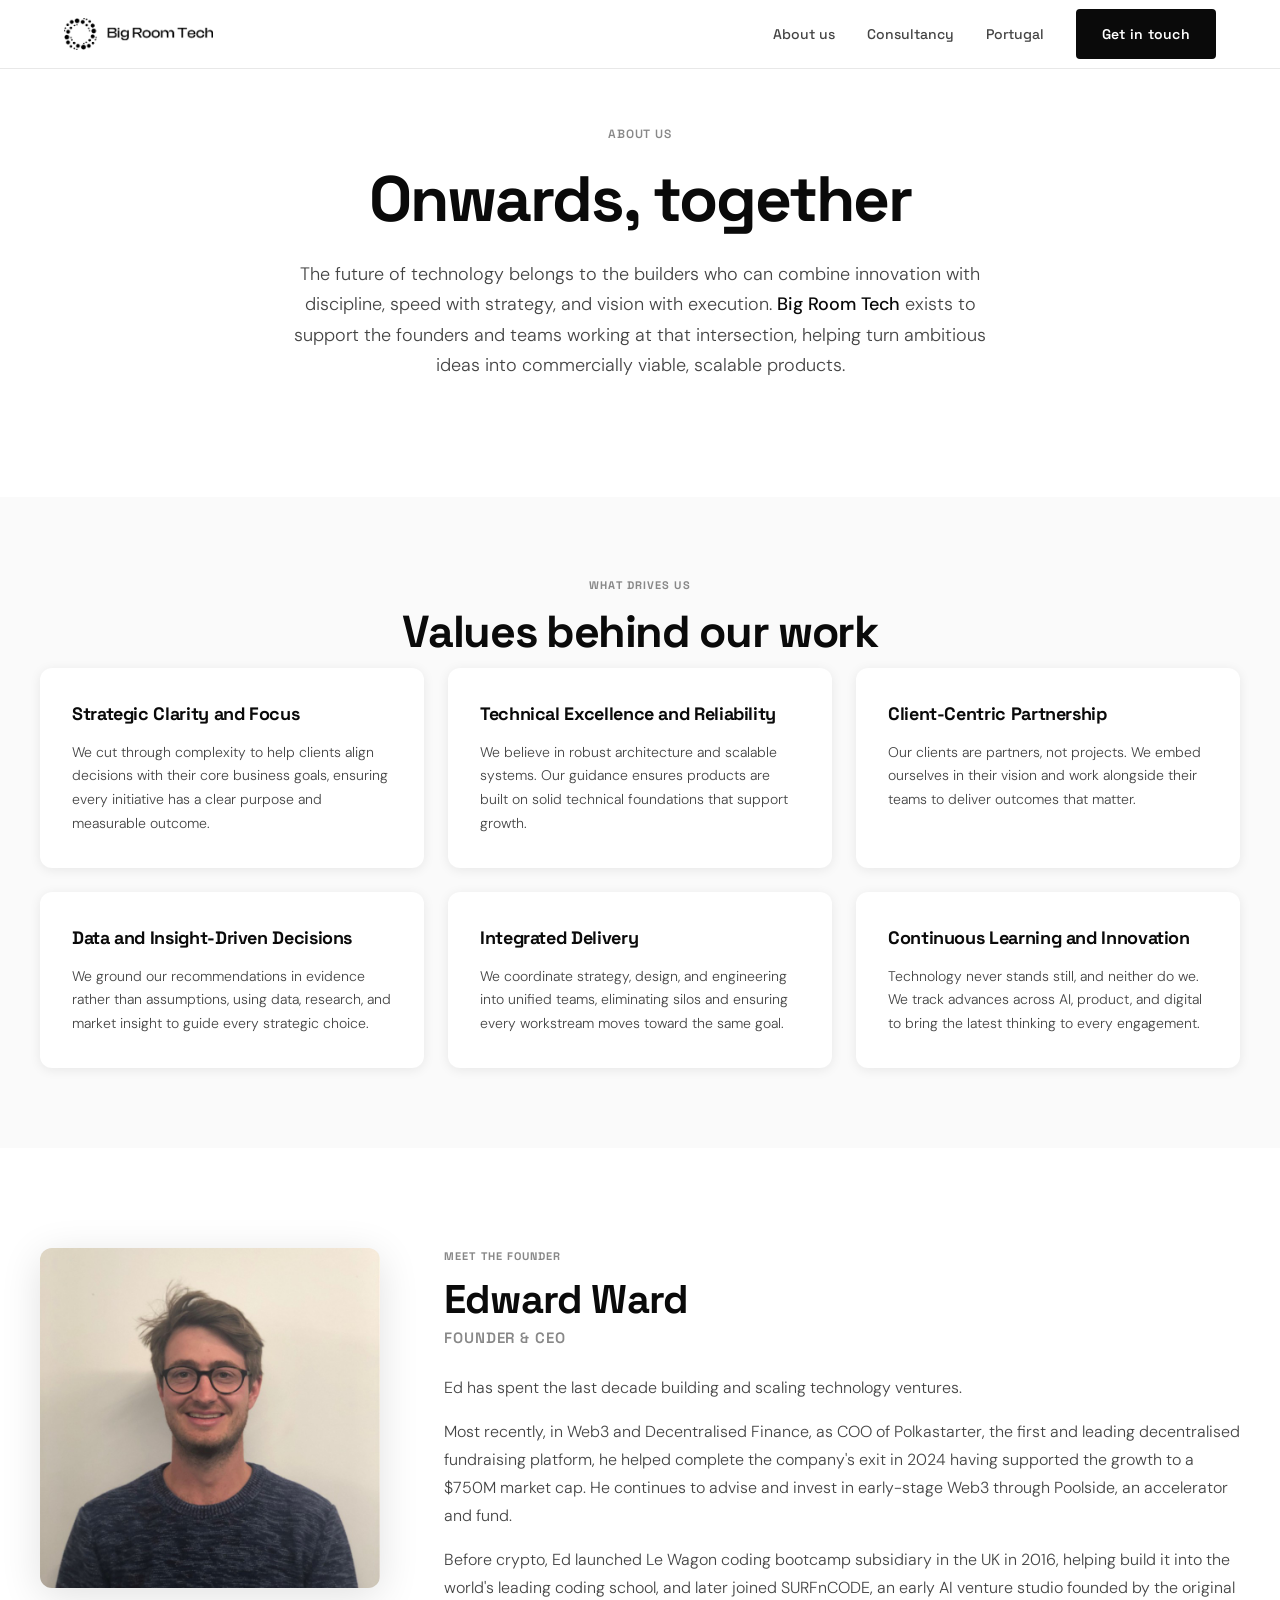
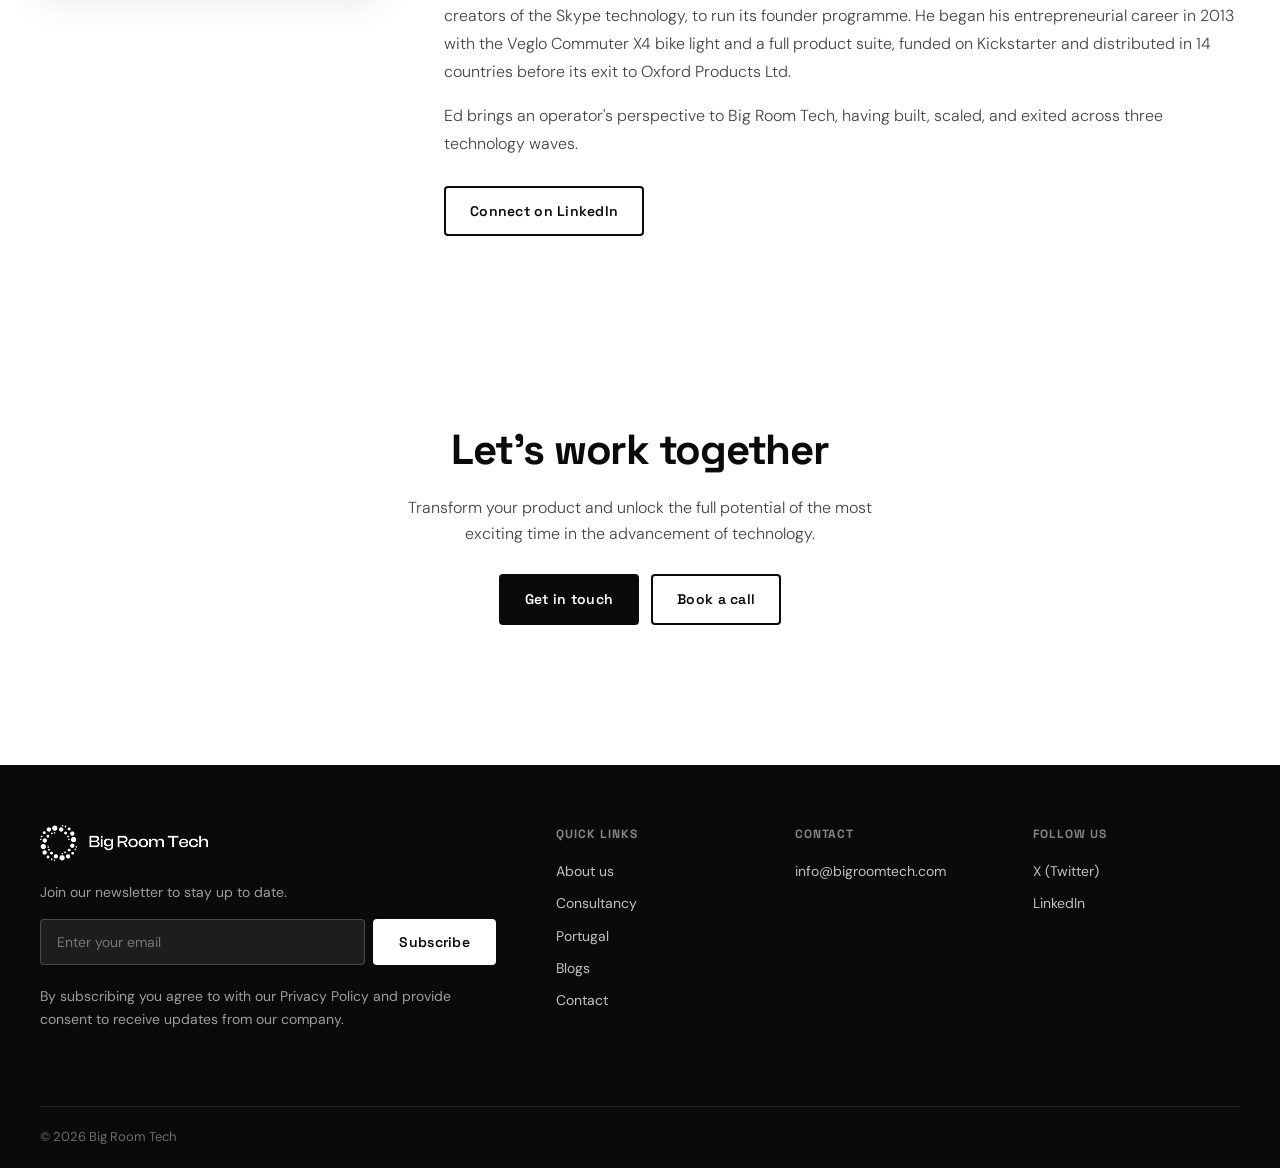
<file: about.html>
<!DOCTYPE html>
<html lang="en">
<head>
  <meta charset="UTF-8" />
  <meta name="viewport" content="width=device-width, initial-scale=1.0" />
  
  <link rel="icon" type="image/png" href="/images/logo-black.png">
  <link rel="apple-touch-icon" href="/images/apple-touch-icon.png">
<title>About Us | Big Room Tech</title>
  <link rel="preconnect" href="https://fonts.googleapis.com">
  <link rel="preconnect" href="https://fonts.gstatic.com" crossorigin>
  <link href="https://fonts.googleapis.com/css2?family=Space+Grotesk:wght@400;500;600;700&family=DM+Sans:ital,opsz,wght@0,9..40,300;0,9..40,400;0,9..40,500;1,9..40,300&display=swap" rel="stylesheet">
  <link rel="stylesheet" href="css/style.css" />
</head>
<body>

  <nav class="nav" id="nav">
    <div class="nav-inner">
      <a href="index.html" class="nav-logo"><img src="/images/full-logo-black.png" alt="Big Room Tech"></a>
      <div class="nav-links">
        <a href="about.html">About us</a>
        <a href="/consultancy">Consultancy</a>
        <a href="/portugal">Portugal</a>
        <a href="contact.html" class="btn btn-primary">Get in touch</a>
      </div>
      <button class="nav-toggle" id="navToggle"><span></span><span></span><span></span></button>
    </div>
    <div class="nav-mobile" id="navMobile">
      <a href="about.html">About us</a>
      <a href="/consultancy">Consultancy</a>
      <a href="/portugal">Portugal</a>
      <a href="contact.html">Get in touch</a>
    </div>
  </nav>

  <section class="hero">
    <div class="hero-tag">About us</div>
    <h1 class="hero-headline">Onwards, together</h1>
    <p class="hero-sub">The future of technology belongs to the builders who can combine innovation with discipline, speed with strategy, and vision with execution. <strong>Big Room Tech</strong> exists to support the founders and teams working at that intersection, helping turn ambitious ideas into commercially viable, scalable products.</p>
  </section>

  <section class="values-section">
    <div class="values-inner">
      <div class="section-label">What drives us</div>
      <h2 class="section-title">Values behind our work</h2>
      <div class="values-grid">
        <div class="value-card">
          <h3>Strategic Clarity and Focus</h3>
          <p>We cut through complexity to help clients align decisions with their core business goals, ensuring every initiative has a clear purpose and measurable outcome.</p>
        </div>
        <div class="value-card">
          <h3>Technical Excellence and Reliability</h3>
          <p>We believe in robust architecture and scalable systems. Our guidance ensures products are built on solid technical foundations that support growth.</p>
        </div>
        <div class="value-card">
          <h3>Client-Centric Partnership</h3>
          <p>Our clients are partners, not projects. We embed ourselves in their vision and work alongside their teams to deliver outcomes that matter.</p>
        </div>
        <div class="value-card">
          <h3>Data and Insight-Driven Decisions</h3>
          <p>We ground our recommendations in evidence rather than assumptions, using data, research, and market insight to guide every strategic choice.</p>
        </div>
        <div class="value-card">
          <h3>Integrated Delivery</h3>
          <p>We coordinate strategy, design, and engineering into unified teams, eliminating silos and ensuring every workstream moves toward the same goal.</p>
        </div>
        <div class="value-card">
          <h3>Continuous Learning and Innovation</h3>
          <p>Technology never stands still, and neither do we. We track advances across AI, product, and digital to bring the latest thinking to every engagement.</p>
        </div>
      </div>
    </div>
  </section>

  <section class="founder-section">
    <div class="founder-inner">
      <div class="founder-photo">
        <img src="/images/edward-ward.jpeg" alt="Edward Ward, Founder & CEO of Big Room Tech" />
      </div>
      <div class="founder-content">
        <div class="section-label">Meet the founder</div>
        <h2 class="founder-name">Edward Ward</h2>
        <p class="founder-title">Founder &amp; CEO</p>
        <div class="founder-bio">
          <p>Ed has spent the last decade building and scaling technology ventures.</p>
          <p>Most recently, in Web3 and Decentralised Finance, as COO of Polkastarter, the first and leading decentralised fundraising platform, he helped complete the company's exit in 2024 having supported the growth to a $750M market cap. He continues to advise and invest in early-stage Web3 through Poolside, an accelerator and fund.</p>
          <p>Before crypto, Ed launched Le Wagon coding bootcamp subsidiary in the UK in 2016, helping build it into the world's leading coding school, and later joined SURFnCODE, an early AI venture studio founded by the original creators of the Skype technology, to run its founder programme. He began his entrepreneurial career in 2013 with the Veglo Commuter X4 bike light and a full product suite, funded on Kickstarter and distributed in 14 countries before its exit to Oxford Products Ltd.</p>
          <p>Ed brings an operator's perspective to Big Room Tech, having built, scaled, and exited across three technology waves.</p>
        </div>
        <a href="https://www.linkedin.com/in/ed-ward-ward/" target="_blank" rel="noopener" class="btn btn-outline founder-cta">Connect on LinkedIn</a>
      </div>
    </div>
  </section>

  <div class="about-cta">
    <h2>Let's work together</h2>
    <p>Transform your product and unlock the full potential of the most exciting time in the advancement of technology.</p>
    <div class="hero-ctas">
      <a href="contact.html" class="btn btn-primary">Get in touch</a>
      <a href="contact.html" class="btn btn-outline">Book a call</a>
    </div>
  </div>

  <footer class="footer">
    <div class="footer-inner">
      <div class="footer-brand">
        <a href="index.html" class="nav-logo"><img src="/images/full-logo-white.png" alt="Big Room Tech"></a>
        <p>Join our newsletter to stay up to date.</p>
        <form class="newsletter-form" name="newsletter" method="POST" data-netlify="true">
          <input type="hidden" name="form-name" value="newsletter" />
          <input type="email" name="email" placeholder="Enter your email" required />
          <button type="submit" class="btn btn-primary">Subscribe</button>
        </form>
        <p class="footer-legal">By subscribing you agree to with our Privacy Policy and provide consent to receive updates from our company.</p>
      </div>
      <div class="footer-cols">
        <div class="footer-col">
          <h4>Quick Links</h4>
          <a href="about.html">About us</a>
          <a href="/consultancy">Consultancy</a>
          <a href="/portugal">Portugal</a>
          <a href="blogs.html">Blogs</a>
          <a href="contact.html">Contact</a>
        </div>
        <div class="footer-col">
          <h4>Contact</h4>
          <a href="mailto:info@bigroomtech.com">info@bigroomtech.com</a>
        </div>
        <div class="footer-col">
          <h4>Follow us</h4>
          <a href="https://twitter.com/home" target="_blank">X (Twitter)</a>
          <a href="https://www.linkedin.com/company/big-room-tech/" target="_blank">LinkedIn</a>
        </div>
      </div>
    </div>
    <div class="footer-bottom"><p>© 2026 Big Room Tech</p></div>
  </footer>

  <script src="js/main.js"></script>
</body>
</html>
</file>
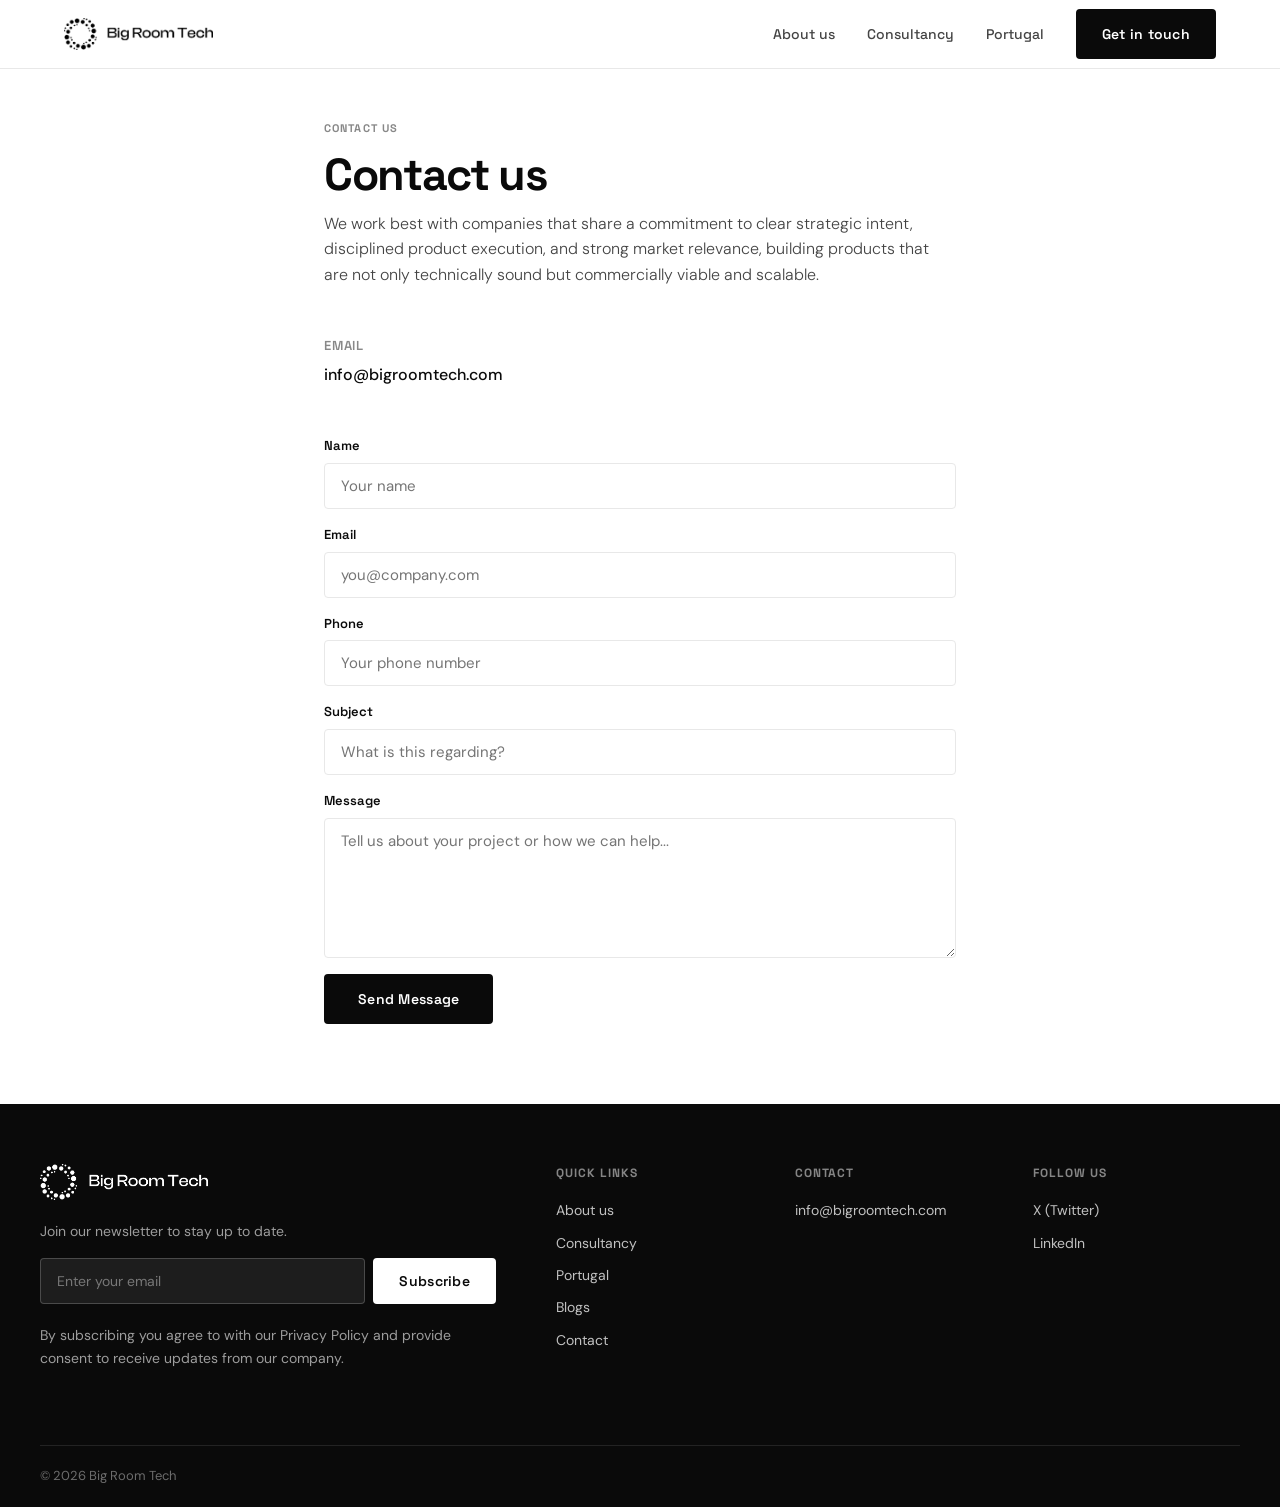
<file: contact.html>
<!DOCTYPE html>
<html lang="en">
<head>
  <meta charset="UTF-8" />
  <meta name="viewport" content="width=device-width, initial-scale=1.0" />
  
  <link rel="icon" type="image/png" href="/images/logo-black.png">
  <link rel="apple-touch-icon" href="/images/apple-touch-icon.png">
<title>Contact | Big Room Tech</title>
  <link rel="preconnect" href="https://fonts.googleapis.com">
  <link rel="preconnect" href="https://fonts.gstatic.com" crossorigin>
  <link href="https://fonts.googleapis.com/css2?family=Space+Grotesk:wght@400;500;600;700&family=DM+Sans:ital,opsz,wght@0,9..40,300;0,9..40,400;0,9..40,500;1,9..40,300&display=swap" rel="stylesheet">
  <link rel="stylesheet" href="css/style.css" />
</head>
<body>

  <nav class="nav" id="nav">
    <div class="nav-inner">
      <a href="index.html" class="nav-logo"><img src="/images/full-logo-black.png" alt="Big Room Tech"></a>
      <div class="nav-links">
        <a href="about.html">About us</a>
        <a href="/consultancy">Consultancy</a>
        <a href="/portugal">Portugal</a>
        <a href="contact.html" class="btn btn-primary">Get in touch</a>
      </div>
      <button class="nav-toggle" id="navToggle"><span></span><span></span><span></span></button>
    </div>
    <div class="nav-mobile" id="navMobile">
      <a href="about.html">About us</a>
      <a href="/consultancy">Consultancy</a>
      <a href="/portugal">Portugal</a>
      <a href="contact.html">Get in touch</a>
    </div>
  </nav>

  <section class="contact-section">
    <div class="section-label">Contact us</div>
    <h1 class="section-title">Contact us</h1>
    <p class="section-sub" style="max-width:680px;">We work best with companies that share a commitment to clear strategic intent, disciplined product execution, and strong market relevance, building products that are not only technically sound but commercially viable and scalable.</p>

    <div style="display:flex; gap:40px; margin-bottom:48px; flex-wrap:wrap;">
      <div>
        <p style="font-size:13px; font-weight:600; font-family:var(--font-display); text-transform:uppercase; letter-spacing:0.06em; color:var(--gray-500); margin-bottom:6px;">Email</p>
        <a href="mailto:info@bigroomtech.com" style="font-size:16px; font-weight:500;">info@bigroomtech.com</a>
      </div>
    </div>

    <form class="contact-form" id="contactForm" name="contact" method="POST" data-netlify="true">
      <input type="hidden" name="form-name" value="contact" />
      <div class="form-group">
        <label for="name">Name</label>
        <input type="text" id="name" name="name" required placeholder="Your name" />
      </div>
      <div class="form-group">
        <label for="email">Email</label>
        <input type="email" id="email" name="email" required placeholder="you@company.com" />
      </div>
      <div class="form-group">
        <label for="phone">Phone</label>
        <input type="tel" id="phone" name="phone" placeholder="Your phone number" />
      </div>
      <div class="form-group">
        <label for="subject">Subject</label>
        <input type="text" id="subject" name="subject" placeholder="What is this regarding?" />
      </div>
      <div class="form-group">
        <label for="message">Message</label>
        <textarea id="message" name="message" required placeholder="Tell us about your project or how we can help..."></textarea>
      </div>
      <button type="submit" class="btn btn-primary" style="align-self:flex-start; padding:14px 32px;">Send Message</button>
    </form>
  </section>

  <footer class="footer">
    <div class="footer-inner">
      <div class="footer-brand">
        <a href="index.html" class="nav-logo"><img src="/images/full-logo-white.png" alt="Big Room Tech"></a>
        <p>Join our newsletter to stay up to date.</p>
        <form class="newsletter-form" id="newsletterForm">
          <input type="email" placeholder="Enter your email" required />
          <button type="submit" class="btn btn-primary">Subscribe</button>
        </form>
        <p class="footer-legal">By subscribing you agree to with our Privacy Policy and provide consent to receive updates from our company.</p>
      </div>
      <div class="footer-cols">
        <div class="footer-col">
          <h4>Quick Links</h4>
          <a href="about.html">About us</a>
          <a href="/consultancy">Consultancy</a>
          <a href="/portugal">Portugal</a>
          <a href="blogs.html">Blogs</a>
          <a href="contact.html">Contact</a>
        </div>
        <div class="footer-col">
          <h4>Contact</h4>
          <a href="mailto:info@bigroomtech.com">info@bigroomtech.com</a>
        </div>
        <div class="footer-col">
          <h4>Follow us</h4>
          <a href="https://twitter.com/home" target="_blank">X (Twitter)</a>
          <a href="https://www.linkedin.com/company/big-room-tech/" target="_blank">LinkedIn</a>
        </div>
      </div>
    </div>
    <div class="footer-bottom"><p>© 2026 Big Room Tech</p></div>
  </footer>

  <script src="js/main.js"></script>
</body>
</html>
</file>
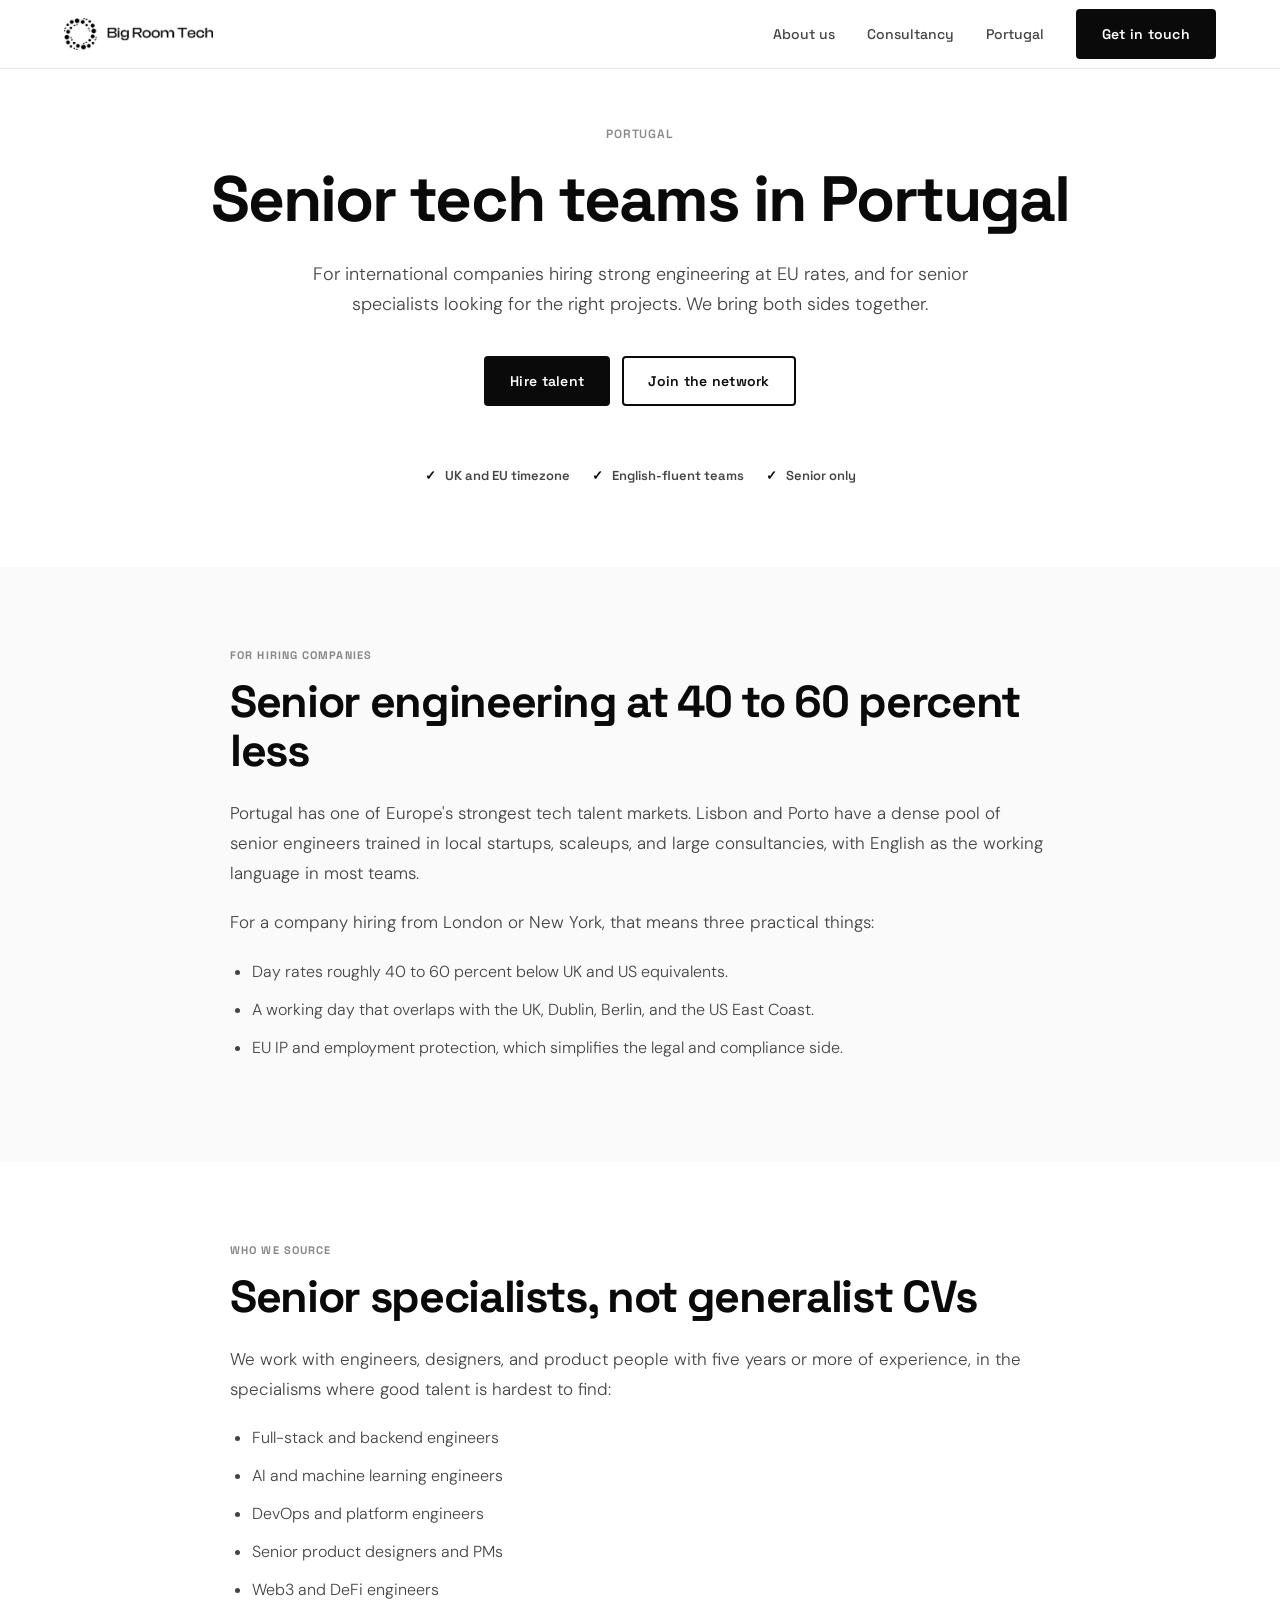
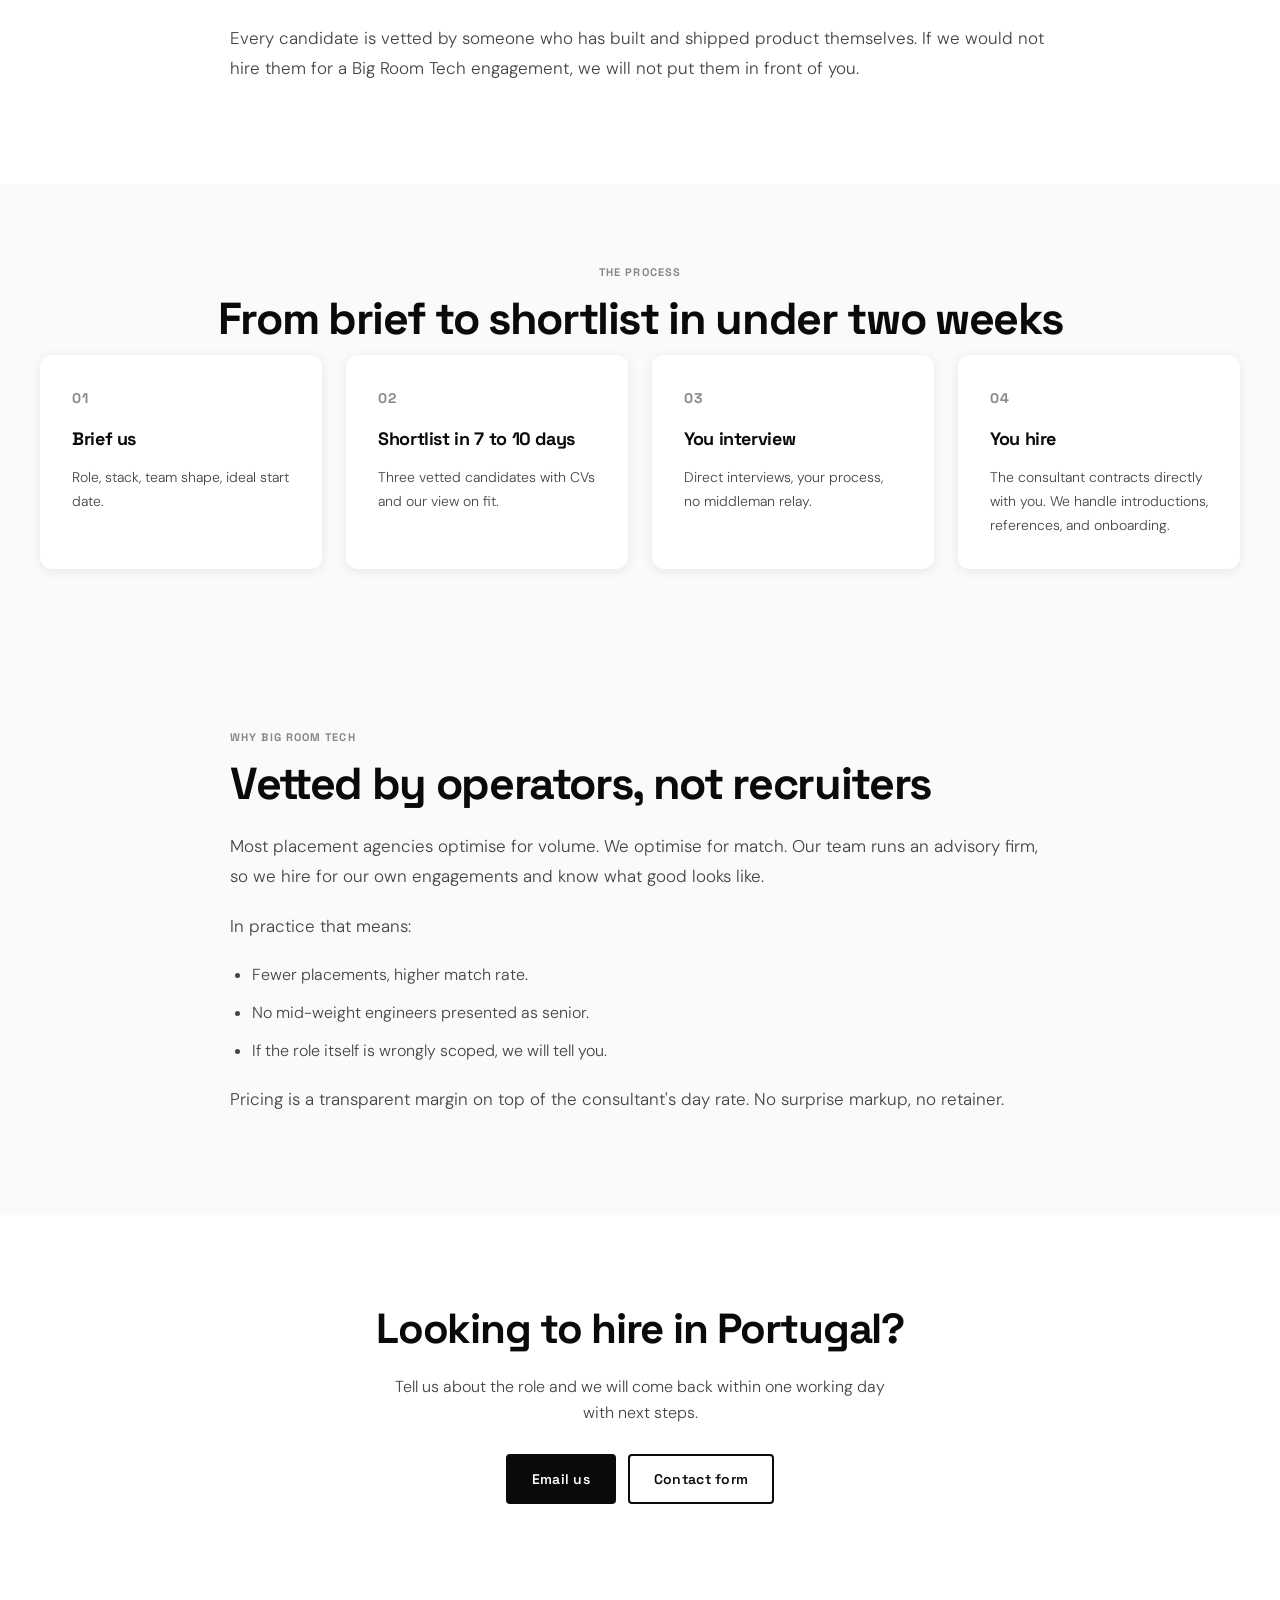
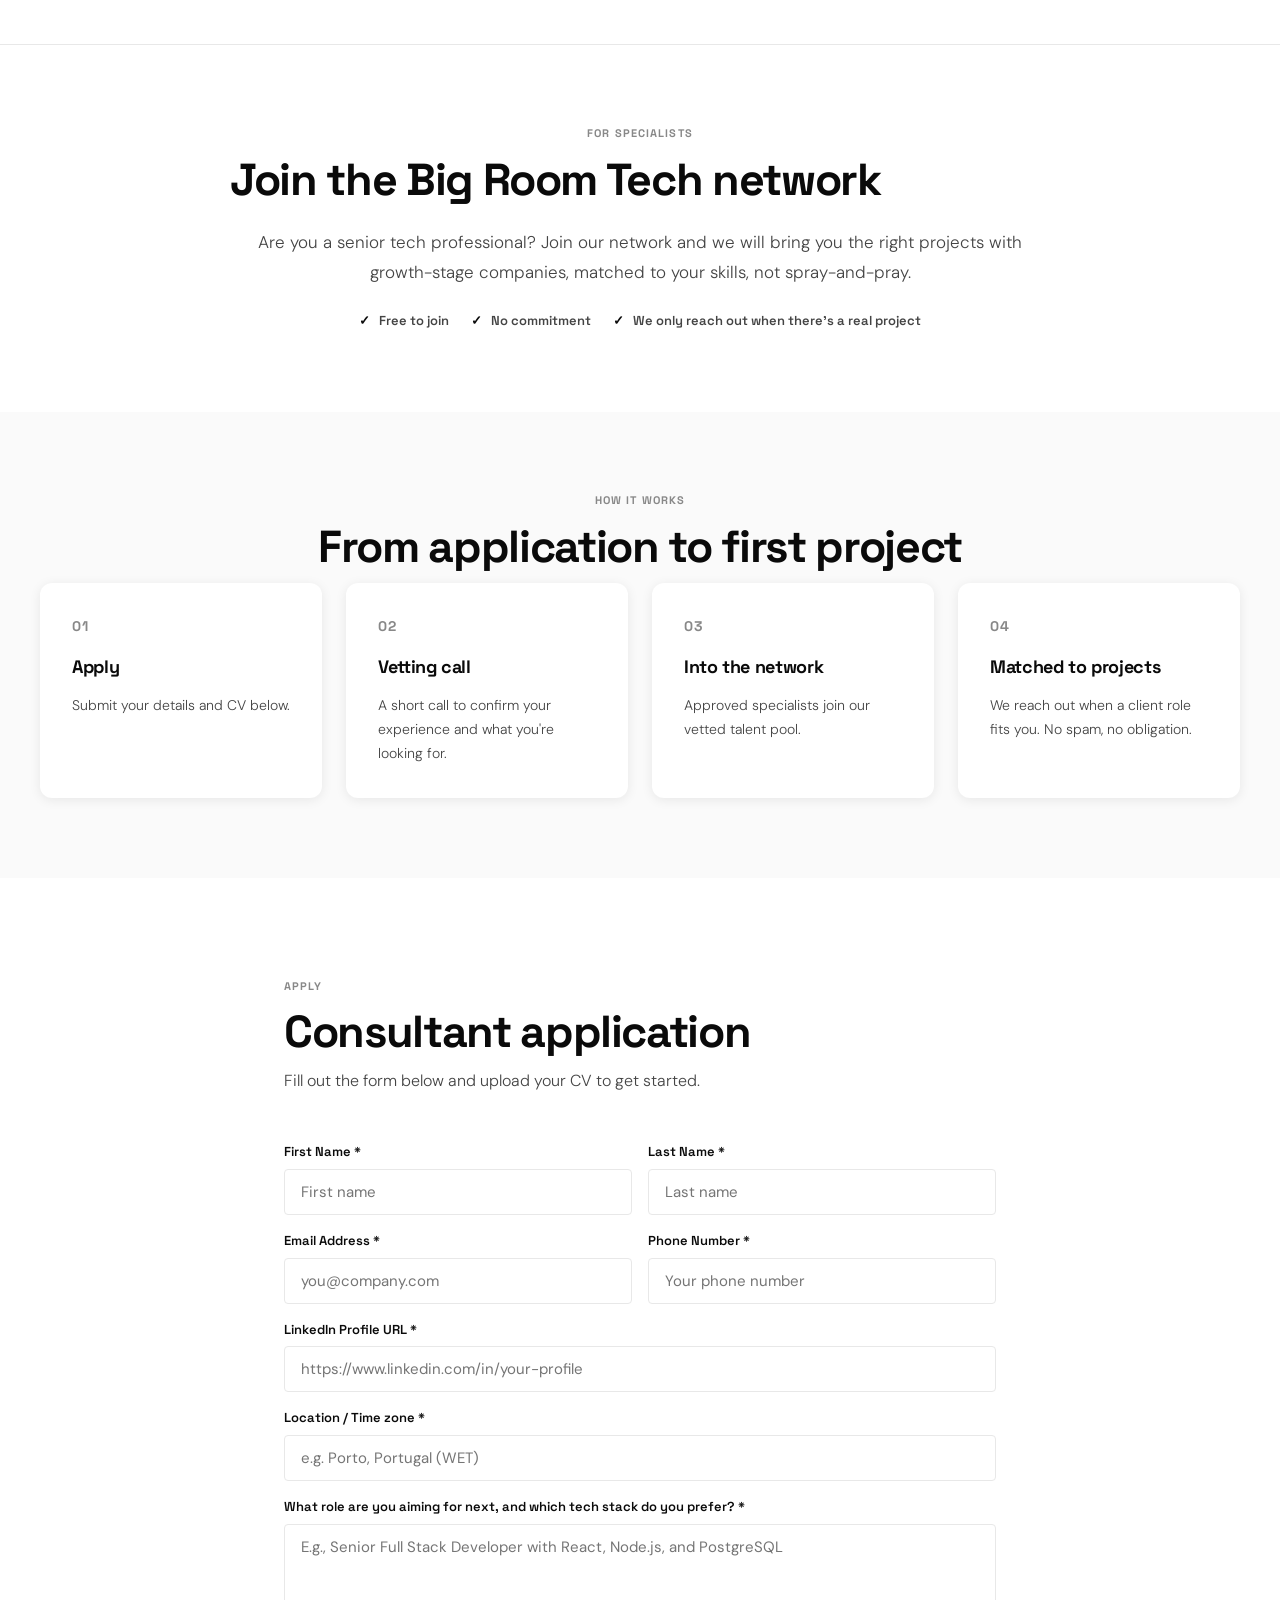
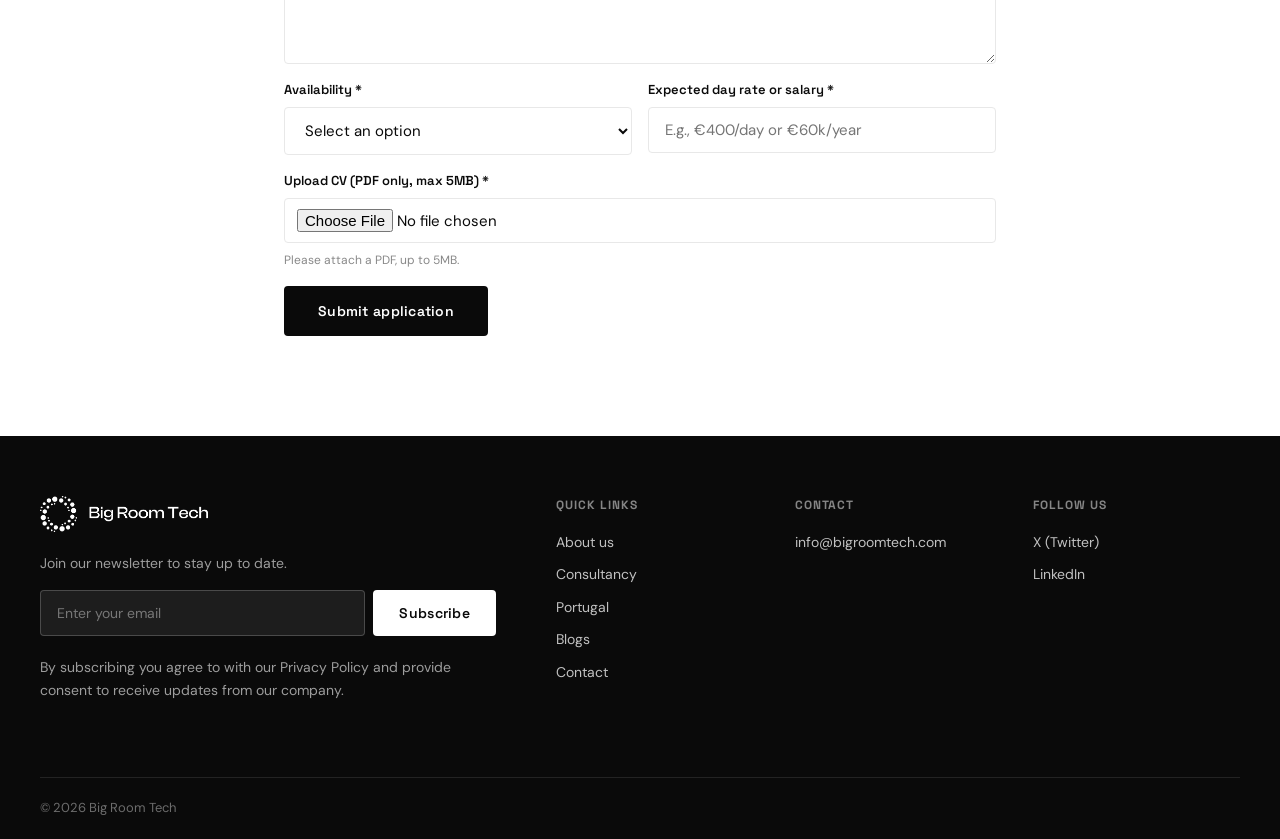
<file: portugal.html>
<!DOCTYPE html>
<html lang="en">
<head>
  <meta charset="UTF-8" />
  <meta name="viewport" content="width=device-width, initial-scale=1.0" />

  <link rel="icon" type="image/png" href="/images/logo-black.png">
  <link rel="apple-touch-icon" href="/images/apple-touch-icon.png">
<title>Talent & outsourcing in Portugal | Big Room Tech</title>
  <meta name="description" content="Hire senior tech talent in Portugal, or join our network of specialists. Vetted by operators, matched to the right projects, placed on your timezone." />
  <link rel="preconnect" href="https://fonts.googleapis.com">
  <link rel="preconnect" href="https://fonts.gstatic.com" crossorigin>
  <link href="https://fonts.googleapis.com/css2?family=Space+Grotesk:wght@400;500;600;700&family=DM+Sans:ital,opsz,wght@0,9..40,300;0,9..40,400;0,9..40,500;1,9..40,300&display=swap" rel="stylesheet">
  <link rel="stylesheet" href="css/style.css" />
</head>
<body>

  <nav class="nav" id="nav">
    <div class="nav-inner">
      <a href="index.html" class="nav-logo"><img src="/images/full-logo-black.png" alt="Big Room Tech"></a>
      <div class="nav-links">
        <a href="about.html">About us</a>
        <a href="/consultancy">Consultancy</a>
        <a href="/portugal">Portugal</a>
        <a href="contact.html" class="btn btn-primary">Get in touch</a>
      </div>
      <button class="nav-toggle" id="navToggle"><span></span><span></span><span></span></button>
    </div>
    <div class="nav-mobile" id="navMobile">
      <a href="about.html">About us</a>
      <a href="/consultancy">Consultancy</a>
      <a href="/portugal">Portugal</a>
      <a href="contact.html">Get in touch</a>
    </div>
  </nav>

  <!-- HERO -->
  <section class="hero">
    <div class="hero-tag">Portugal</div>
    <h1 class="hero-headline">Senior tech teams in Portugal</h1>
    <p class="hero-sub">For international companies hiring strong engineering at EU rates, and for senior specialists looking for the right projects. We bring both sides together.</p>
    <div class="hero-ctas">
      <a href="#hire" class="btn btn-primary">Hire talent</a>
      <a href="#join" class="btn btn-outline">Join the network</a>
    </div>
    <ul class="hero-ticks">
      <li>UK and EU timezone</li>
      <li>English-fluent teams</li>
      <li>Senior only</li>
    </ul>
  </section>

  <!-- ================================================== -->
  <!-- FOR HIRING COMPANIES                                -->
  <!-- ================================================== -->

  <section id="hire" class="pt-section pt-section-light">
    <div class="pt-inner">
      <div class="section-label">For hiring companies</div>
      <h2 class="section-title">Senior engineering at 40 to 60 percent less</h2>
      <p class="pt-lead">Portugal has one of Europe's strongest tech talent markets. Lisbon and Porto have a dense pool of senior engineers trained in local startups, scaleups, and large consultancies, with English as the working language in most teams.</p>
      <p class="pt-lead">For a company hiring from London or New York, that means three practical things:</p>
      <ul class="pt-list">
        <li>Day rates roughly 40 to 60 percent below UK and US equivalents.</li>
        <li>A working day that overlaps with the UK, Dublin, Berlin, and the US East Coast.</li>
        <li>EU IP and employment protection, which simplifies the legal and compliance side.</li>
      </ul>
    </div>
  </section>

  <section class="pt-section">
    <div class="pt-inner">
      <div class="section-label">Who we source</div>
      <h2 class="section-title">Senior specialists, not generalist CVs</h2>
      <p class="pt-lead">We work with engineers, designers, and product people with five years or more of experience, in the specialisms where good talent is hardest to find:</p>
      <ul class="pt-list">
        <li>Full-stack and backend engineers</li>
        <li>AI and machine learning engineers</li>
        <li>DevOps and platform engineers</li>
        <li>Senior product designers and PMs</li>
        <li>Web3 and DeFi engineers</li>
      </ul>
      <p class="pt-lead">Every candidate is vetted by someone who has built and shipped product themselves. If we would not hire them for a Big Room Tech engagement, we will not put them in front of you.</p>
    </div>
  </section>

  <section class="steps-section">
    <div class="steps-inner">
      <div class="section-label">The process</div>
      <h2 class="section-title">From brief to shortlist in under two weeks</h2>
      <div class="steps-grid">
        <div class="step-card">
          <div class="step-num">01</div>
          <h3>Brief us</h3>
          <p>Role, stack, team shape, ideal start date.</p>
        </div>
        <div class="step-card">
          <div class="step-num">02</div>
          <h3>Shortlist in 7 to 10 days</h3>
          <p>Three vetted candidates with CVs and our view on fit.</p>
        </div>
        <div class="step-card">
          <div class="step-num">03</div>
          <h3>You interview</h3>
          <p>Direct interviews, your process, no middleman relay.</p>
        </div>
        <div class="step-card">
          <div class="step-num">04</div>
          <h3>You hire</h3>
          <p>The consultant contracts directly with you. We handle introductions, references, and onboarding.</p>
        </div>
      </div>
    </div>
  </section>

  <section class="pt-section pt-section-light">
    <div class="pt-inner">
      <div class="section-label">Why Big Room Tech</div>
      <h2 class="section-title">Vetted by operators, not recruiters</h2>
      <p class="pt-lead">Most placement agencies optimise for volume. We optimise for match. Our team runs an advisory firm, so we hire for our own engagements and know what good looks like.</p>
      <p class="pt-lead">In practice that means:</p>
      <ul class="pt-list">
        <li>Fewer placements, higher match rate.</li>
        <li>No mid-weight engineers presented as senior.</li>
        <li>If the role itself is wrongly scoped, we will tell you.</li>
      </ul>
      <p class="pt-lead">Pricing is a transparent margin on top of the consultant's day rate. No surprise markup, no retainer.</p>
    </div>
  </section>

  <div class="about-cta">
    <h2>Looking to hire in Portugal?</h2>
    <p>Tell us about the role and we will come back within one working day with next steps.</p>
    <div class="hero-ctas">
      <a href="mailto:info@bigroomtech.com?subject=Portugal%20hiring%20enquiry" class="btn btn-primary">Email us</a>
      <a href="contact.html" class="btn btn-outline">Contact form</a>
    </div>
  </div>

  <!-- ================================================== -->
  <!-- FOR CONSULTANTS                                     -->
  <!-- ================================================== -->

  <section id="join" class="pt-section pt-divider">
    <div class="pt-inner" style="text-align:center;">
      <div class="section-label">For specialists</div>
      <h2 class="section-title">Join the Big Room Tech network</h2>
      <p class="pt-lead">Are you a senior tech professional? Join our network and we will bring you the right projects with growth-stage companies, matched to your skills, not spray-and-pray.</p>
      <ul class="hero-ticks" style="margin-top:24px;">
        <li>Free to join</li>
        <li>No commitment</li>
        <li>We only reach out when there's a real project</li>
      </ul>
    </div>
  </section>

  <section class="steps-section">
    <div class="steps-inner">
      <div class="section-label">How it works</div>
      <h2 class="section-title">From application to first project</h2>
      <div class="steps-grid">
        <div class="step-card">
          <div class="step-num">01</div>
          <h3>Apply</h3>
          <p>Submit your details and CV below.</p>
        </div>
        <div class="step-card">
          <div class="step-num">02</div>
          <h3>Vetting call</h3>
          <p>A short call to confirm your experience and what you're looking for.</p>
        </div>
        <div class="step-card">
          <div class="step-num">03</div>
          <h3>Into the network</h3>
          <p>Approved specialists join our vetted talent pool.</p>
        </div>
        <div class="step-card">
          <div class="step-num">04</div>
          <h3>Matched to projects</h3>
          <p>We reach out when a client role fits you. No spam, no obligation.</p>
        </div>
      </div>
    </div>
  </section>

  <section id="apply" class="apply-section">
    <div class="apply-inner">
      <div class="section-label">Apply</div>
      <h2 class="section-title">Consultant application</h2>
      <p class="section-sub">Fill out the form below and upload your CV to get started.</p>

      <form
        class="contact-form apply-form"
        id="applyForm"
        name="consultant-application"
        method="POST"
        data-netlify="true"
        enctype="multipart/form-data"
        novalidate
      >
        <input type="hidden" name="form-name" value="consultant-application" />

        <div class="form-row">
          <div class="form-group">
            <label for="firstName">First Name *</label>
            <input type="text" id="firstName" name="firstName" required placeholder="First name" />
          </div>
          <div class="form-group">
            <label for="lastName">Last Name *</label>
            <input type="text" id="lastName" name="lastName" required placeholder="Last name" />
          </div>
        </div>

        <div class="form-row">
          <div class="form-group">
            <label for="email">Email Address *</label>
            <input type="email" id="email" name="email" required placeholder="you@company.com" />
          </div>
          <div class="form-group">
            <label for="phone">Phone Number *</label>
            <input type="tel" id="phone" name="phone" required placeholder="Your phone number" />
          </div>
        </div>

        <div class="form-group">
          <label for="linkedin">LinkedIn Profile URL *</label>
          <input type="url" id="linkedin" name="linkedin" required placeholder="https://www.linkedin.com/in/your-profile" />
        </div>

        <div class="form-group">
          <label for="location">Location / Time zone *</label>
          <input type="text" id="location" name="location" required placeholder="e.g. Porto, Portugal (WET)" />
        </div>

        <div class="form-group">
          <label for="roleAndStack">What role are you aiming for next, and which tech stack do you prefer? *</label>
          <textarea id="roleAndStack" name="roleAndStack" required placeholder="E.g., Senior Full Stack Developer with React, Node.js, and PostgreSQL"></textarea>
        </div>

        <div class="form-row">
          <div class="form-group">
            <label for="availability">Availability *</label>
            <select id="availability" name="availability" required>
              <option value="" disabled selected>Select an option</option>
              <option value="Immediately">Immediately</option>
              <option value="Within 2 weeks">Within 2 weeks</option>
              <option value="Within a month">Within a month</option>
              <option value="Just exploring">Just exploring</option>
            </select>
          </div>
          <div class="form-group">
            <label for="rate">Expected day rate or salary *</label>
            <input type="text" id="rate" name="rate" required placeholder="E.g., €400/day or €60k/year" />
          </div>
        </div>

        <div class="form-group">
          <label for="cv">Upload CV (PDF only, max 5MB) *</label>
          <input type="file" id="cv" name="cv" accept="application/pdf,.pdf" required />
          <p class="form-hint" id="cvHint">Please attach a PDF, up to 5MB.</p>
        </div>

        <p class="form-error" id="applyError" hidden></p>

        <button type="submit" class="btn btn-primary" style="align-self:flex-start; padding:14px 32px;">Submit application</button>
      </form>

      <div class="apply-success" id="applySuccess" hidden>
        <h3>Thanks, we have received your application.</h3>
        <p>We will be in touch if there's a fit.</p>
      </div>
    </div>
  </section>

  <footer class="footer">
    <div class="footer-inner">
      <div class="footer-brand">
        <a href="index.html" class="nav-logo"><img src="/images/full-logo-white.png" alt="Big Room Tech"></a>
        <p>Join our newsletter to stay up to date.</p>
        <form class="newsletter-form" id="newsletterForm" name="newsletter" method="POST" data-netlify="true">
          <input type="hidden" name="form-name" value="newsletter" />
          <input type="email" name="email" placeholder="Enter your email" required />
          <button type="submit" class="btn btn-primary">Subscribe</button>
        </form>
        <p class="footer-legal">By subscribing you agree to with our Privacy Policy and provide consent to receive updates from our company.</p>
      </div>
      <div class="footer-cols">
        <div class="footer-col">
          <h4>Quick Links</h4>
          <a href="about.html">About us</a>
          <a href="/consultancy">Consultancy</a>
          <a href="/portugal">Portugal</a>
          <a href="blogs.html">Blogs</a>
          <a href="contact.html">Contact</a>
        </div>
        <div class="footer-col">
          <h4>Contact</h4>
          <a href="mailto:info@bigroomtech.com">info@bigroomtech.com</a>
        </div>
        <div class="footer-col">
          <h4>Follow us</h4>
          <a href="https://x.com/big_room_tech" target="_blank">X (Twitter)</a>
          <a href="https://www.linkedin.com/company/big-room-tech/" target="_blank">LinkedIn</a>
        </div>
      </div>
    </div>
    <div class="footer-bottom"><p>© 2026 Big Room Tech</p></div>
  </footer>

  <script src="js/main.js"></script>
</body>
</html>
</file>
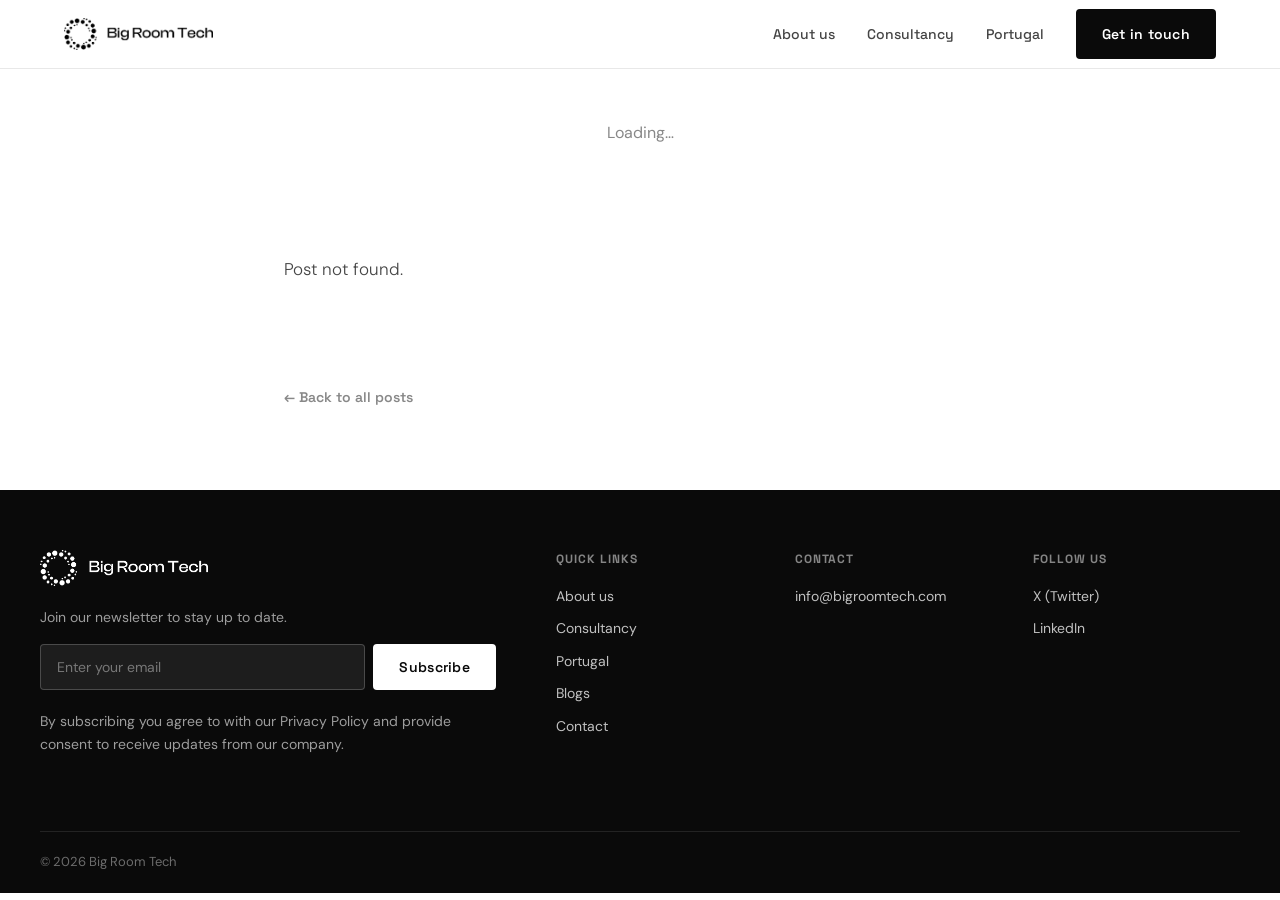
<file: post.html>
<!DOCTYPE html>
<html lang="en">
<head>
  <meta charset="UTF-8" />
  <meta name="viewport" content="width=device-width, initial-scale=1.0" />
  
  <link rel="icon" type="image/png" href="/images/logo-black.png">
  <link rel="apple-touch-icon" href="/images/apple-touch-icon.png">
<title>Blog Post | Big Room Tech</title>
  <link rel="preconnect" href="https://fonts.googleapis.com">
  <link rel="preconnect" href="https://fonts.gstatic.com" crossorigin>
  <link href="https://fonts.googleapis.com/css2?family=Space+Grotesk:wght@400;500;600;700&family=DM+Sans:ital,opsz,wght@0,9..40,300;0,9..40,400;0,9..40,500;1,9..40,300&display=swap" rel="stylesheet">
  <link rel="stylesheet" href="css/style.css" />
  <script src="https://identity.netlify.com/v1/netlify-identity-widget.js"></script>
</head>
<body>
  <nav class="nav" id="nav">
    <div class="nav-inner">
      <a href="index.html" class="nav-logo"><img src="/images/full-logo-black.png" alt="Big Room Tech"></a>
      <div class="nav-links">
        <a href="about.html">About us</a>
        <a href="/consultancy">Consultancy</a>
        <a href="/portugal">Portugal</a>
        <a href="contact.html" class="btn btn-primary">Get in touch</a>
      </div>
      <button class="nav-toggle" id="navToggle"><span></span><span></span><span></span></button>
    </div>
    <div class="nav-mobile" id="navMobile">
      <a href="about.html">About us</a>
      <a href="/consultancy">Consultancy</a>
      <a href="/portugal">Portugal</a>
      <a href="contact.html">Get in touch</a>
    </div>
  </nav>

  <div class="post-header" id="postHeader">
    <!-- Filled by blog-loader.js -->
    <p style="color:var(--gray-500);">Loading…</p>
  </div>

  <div class="post-cover" id="postCover"></div>

  <div class="post-content" id="postContainer">
    <!-- Filled by blog-loader.js -->
  </div>

  <div style="max-width:760px; margin:0 auto; padding:0 24px 80px;">
    <a href="blogs.html" style="font-family:var(--font-display); font-size:14px; font-weight:600; color:var(--gray-500);">← Back to all posts</a>
  </div>

  <footer class="footer">
    <div class="footer-inner">
      <div class="footer-brand">
        <a href="index.html" class="nav-logo"><img src="/images/full-logo-white.png" alt="Big Room Tech"></a>
        <p>Join our newsletter to stay up to date.</p>
        <form class="newsletter-form" name="newsletter" method="POST" data-netlify="true">
          <input type="hidden" name="form-name" value="newsletter" />
          <input type="email" name="email" placeholder="Enter your email" required />
          <button type="submit" class="btn btn-primary">Subscribe</button>
        </form>
        <p class="footer-legal">By subscribing you agree to with our Privacy Policy and provide consent to receive updates from our company.</p>
      </div>
      <div class="footer-cols">
        <div class="footer-col">
          <h4>Quick Links</h4>
          <a href="about.html">About us</a>
          <a href="/consultancy">Consultancy</a>
          <a href="/portugal">Portugal</a>
          <a href="blogs.html">Blogs</a>
          <a href="contact.html">Contact</a>
        </div>
        <div class="footer-col">
          <h4>Contact</h4>
          <a href="mailto:info@bigroomtech.com">info@bigroomtech.com</a>
        </div>
        <div class="footer-col">
          <h4>Follow us</h4>
          <a href="https://twitter.com/home" target="_blank">X (Twitter)</a>
          <a href="https://www.linkedin.com/company/big-room-tech/" target="_blank">LinkedIn</a>
        </div>
      </div>
    </div>
    <div class="footer-bottom"><p>© 2026 Big Room Tech</p></div>
  </footer>

  <script src="js/main.js"></script>
  <script src="js/blog-loader.js"></script>
</body>
</html>
</file>
<file: css/style.css>
/* =============================================
   BIG ROOM TECH — Global Styles
   ============================================= */

*, *::before, *::after { box-sizing: border-box; margin: 0; padding: 0; }

:root {
  --black: #0a0a0a;
  --white: #ffffff;
  --gray-50: #fafafa;
  --gray-100: #f4f4f4;
  --gray-200: #e8e8e8;
  --gray-500: #888;
  --gray-700: #444;
  --accent: #0a0a0a;
  --font-display: 'Space Grotesk', sans-serif;
  --font-body: 'DM Sans', sans-serif;
  --radius: 4px;
  --radius-lg: 12px;
  --shadow: 0 2px 12px rgba(0,0,0,0.08);
  --shadow-lg: 0 8px 40px rgba(0,0,0,0.12);
  --transition: 0.2s ease;
  --max-width: 1200px;
}

html { scroll-behavior: smooth; }

body {
  font-family: var(--font-body);
  font-size: 16px;
  line-height: 1.6;
  color: var(--black);
  background: var(--white);
  -webkit-font-smoothing: antialiased;
}

img { max-width: 100%; display: block; }
a { color: inherit; text-decoration: none; }

/* =============================================
   BUTTONS
   ============================================= */
.btn {
  display: inline-flex;
  align-items: center;
  gap: 8px;
  padding: 12px 24px;
  border-radius: var(--radius);
  font-family: var(--font-display);
  font-size: 14px;
  font-weight: 600;
  letter-spacing: 0.02em;
  cursor: pointer;
  transition: all var(--transition);
  border: 2px solid transparent;
  white-space: nowrap;
}

.btn-primary {
  background: var(--black);
  color: var(--white);
  border-color: var(--black);
}
.btn-primary:hover {
  background: #222;
  border-color: #222;
  transform: translateY(-1px);
  box-shadow: 0 4px 16px rgba(0,0,0,0.2);
}

.btn-outline {
  background: transparent;
  color: var(--black);
  border-color: var(--black);
}
.btn-outline:hover {
  background: var(--black);
  color: var(--white);
  transform: translateY(-1px);
}

/* =============================================
   NAVIGATION
   ============================================= */
.nav {
  position: fixed;
  top: 0; left: 0; right: 0;
  z-index: 100;
  background: rgba(255,255,255,0.95);
  backdrop-filter: blur(12px);
  border-bottom: 1px solid var(--gray-200);
  transition: box-shadow var(--transition);
}
.nav.scrolled { box-shadow: var(--shadow); }

.nav-inner {
  max-width: var(--max-width);
  margin: 0 auto;
  padding: 0 24px;
  height: 68px;
  display: flex;
  align-items: center;
  justify-content: space-between;
}

.nav-logo { display: flex; align-items: center; gap: 10px; }
.nav-logo img { height: 32px; width: auto; display: block; }
.logo-text {
  font-family: var(--font-display);
  font-weight: 700;
  font-size: 18px;
  letter-spacing: -0.02em;
  color: var(--black);
}

.nav-links {
  display: flex;
  align-items: center;
  gap: 32px;
}
.nav-links a:not(.btn) {
  font-family: var(--font-display);
  font-size: 14px;
  font-weight: 500;
  color: var(--gray-700);
  transition: color var(--transition);
}
.nav-links a:not(.btn):hover { color: var(--black); }

.nav-toggle {
  display: none;
  flex-direction: column;
  gap: 5px;
  background: none;
  border: none;
  cursor: pointer;
  padding: 4px;
}
.nav-toggle span {
  display: block;
  width: 24px;
  height: 2px;
  background: var(--black);
  transition: all 0.3s;
}

.nav-mobile {
  display: none;
  flex-direction: column;
  padding: 16px 24px 24px;
  border-top: 1px solid var(--gray-200);
  gap: 4px;
}
.nav-mobile.open { display: flex; }
.nav-mobile a {
  font-family: var(--font-display);
  font-size: 16px;
  font-weight: 500;
  padding: 10px 0;
  border-bottom: 1px solid var(--gray-100);
  color: var(--gray-700);
}

/* =============================================
   HERO
   ============================================= */
.hero {
  max-width: var(--max-width);
  margin: 0 auto;
  padding: 120px 24px 80px;
  text-align: center;
}

.hero-tag {
  display: inline-block;
  font-family: var(--font-display);
  font-size: 12px;
  font-weight: 600;
  letter-spacing: 0.08em;
  text-transform: uppercase;
  color: var(--gray-500);
  margin-bottom: 20px;
}

.hero-headline {
  font-family: var(--font-display);
  font-size: clamp(36px, 5vw, 64px);
  font-weight: 700;
  line-height: 1.1;
  letter-spacing: -0.03em;
  color: var(--black);
  max-width: 900px;
  margin: 0 auto 24px;
}

.hero-sub {
  font-size: 18px;
  line-height: 1.7;
  color: var(--gray-700);
  max-width: 700px;
  margin: 0 auto 36px;
  font-weight: 300;
}
.hero-sub strong { font-weight: 500; color: var(--black); }

.hero-ctas {
  display: flex;
  gap: 12px;
  justify-content: center;
  flex-wrap: wrap;
  margin-bottom: 60px;
}

.hero-image {
  border-radius: var(--radius-lg);
  overflow: hidden;
  box-shadow: var(--shadow-lg);
  max-height: 520px;
}
.hero-image img {
  width: 100%;
  height: 100%;
  object-fit: cover;
  animation: fadeUp 0.8s ease both 0.2s;
}

@keyframes fadeUp {
  from { opacity: 0; transform: translateY(24px); }
  to   { opacity: 1; transform: translateY(0); }
}

/* =============================================
   SECTION COMMON
   ============================================= */
.section-label {
  font-family: var(--font-display);
  font-size: 11px;
  font-weight: 700;
  letter-spacing: 0.1em;
  text-transform: uppercase;
  color: var(--gray-500);
  margin-bottom: 12px;
}

.section-title {
  font-family: var(--font-display);
  font-size: clamp(28px, 3.5vw, 48px);
  font-weight: 700;
  letter-spacing: -0.03em;
  line-height: 1.1;
  margin-bottom: 12px;
}

.section-sub {
  font-size: 16px;
  color: var(--gray-700);
  max-width: 600px;
  margin-left: auto;
  margin-right: auto;
  margin-bottom: 48px;
  font-weight: 300;
}

/* =============================================
   SERVICES
   ============================================= */
.services-section {
  background: var(--gray-50);
  padding: 80px 24px;
  text-align: center;
}
.services-section .section-sub { margin: 0 auto 48px; }

.services-grid {
  max-width: var(--max-width);
  margin: 0 auto;
  display: grid;
  grid-template-columns: repeat(3, 1fr);
  gap: 24px;
  text-align: left;
}

.service-card {
  background: var(--white);
  border-radius: var(--radius-lg);
  overflow: hidden;
  box-shadow: var(--shadow);
  transition: transform var(--transition), box-shadow var(--transition);
}
.service-card:hover {
  transform: translateY(-4px);
  box-shadow: var(--shadow-lg);
}

.service-img { height: 220px; overflow: hidden; }
.service-img img { width: 100%; height: 100%; object-fit: cover; transition: transform 0.4s ease; }
.service-card:hover .service-img img { transform: scale(1.04); }

.service-body { padding: 28px; }
.service-badge {
  display: inline-block;
  font-family: var(--font-display);
  font-size: 10px;
  font-weight: 700;
  letter-spacing: 0.08em;
  text-transform: uppercase;
  background: var(--gray-100);
  color: var(--gray-500);
  padding: 4px 10px;
  border-radius: 20px;
  margin-bottom: 12px;
}

.service-body h3 {
  font-family: var(--font-display);
  font-size: 20px;
  font-weight: 700;
  margin-bottom: 10px;
  letter-spacing: -0.02em;
}

.service-body p {
  font-size: 14px;
  color: var(--gray-700);
  line-height: 1.65;
  margin-bottom: 20px;
  font-weight: 300;
}

.link-arrow {
  font-family: var(--font-display);
  font-size: 13px;
  font-weight: 600;
  color: var(--black);
  transition: gap var(--transition);
  display: inline-flex;
  align-items: center;
  gap: 4px;
}
.link-arrow:hover { gap: 8px; }

/* =============================================
   CLIENTS / CASE STUDIES
   ============================================= */
.clients-section {
  max-width: var(--max-width);
  margin: 0 auto;
  padding: 80px 24px;
  text-align: center;
}

.clients-grid {
  display: grid;
  grid-template-columns: repeat(auto-fit, minmax(300px, 1fr));
  gap: 24px;
  text-align: left;
}

.client-card {
  display: block;
  background: var(--white);
  border: 1px solid var(--gray-200);
  border-radius: var(--radius-lg);
  overflow: hidden;
  transition: transform var(--transition), box-shadow var(--transition), border-color var(--transition);
}
.client-card:hover {
  transform: translateY(-4px);
  box-shadow: var(--shadow-lg);
  border-color: var(--gray-500);
}

.client-img { height: 200px; overflow: hidden; background: var(--gray-100); }
.client-img img { width: 100%; height: 100%; object-fit: cover; object-position: center; transition: transform 0.4s ease; }
.client-card:hover .client-img img { transform: scale(1.04); }

.client-info { padding: 24px; }
.client-info h3 {
  font-family: var(--font-display);
  font-size: 20px;
  font-weight: 700;
  margin-bottom: 8px;
  letter-spacing: -0.02em;
}
.client-info p {
  font-size: 14px;
  color: var(--gray-700);
  line-height: 1.65;
  margin-bottom: 16px;
  font-weight: 300;
}

.client-tags { display: flex; gap: 8px; flex-wrap: wrap; }
.client-tags span {
  font-family: var(--font-display);
  font-size: 10px;
  font-weight: 700;
  letter-spacing: 0.06em;
  text-transform: uppercase;
  background: var(--black);
  color: var(--white);
  padding: 4px 10px;
  border-radius: 20px;
}

/* =============================================
   FOOTER
   ============================================= */
.footer {
  background: var(--black);
  color: var(--white);
  padding: 60px 24px 0;
}

.footer-inner {
  max-width: var(--max-width);
  margin: 0 auto;
  display: grid;
  grid-template-columns: 1fr 1.5fr;
  gap: 60px;
  padding-bottom: 60px;
}

.footer .logo-text { color: var(--white); }
.footer .nav-logo img { height: 36px; }

.footer-brand p {
  margin: 20px 0 16px;
  font-size: 14px;
  color: rgba(255,255,255,0.6);
}

.newsletter-form {
  display: flex;
  gap: 8px;
  margin-bottom: 12px;
  flex-wrap: wrap;
}
.newsletter-form input {
  flex: 1;
  min-width: 180px;
  padding: 11px 16px;
  border-radius: var(--radius);
  border: 1px solid rgba(255,255,255,0.2);
  background: rgba(255,255,255,0.08);
  color: var(--white);
  font-family: var(--font-body);
  font-size: 14px;
  outline: none;
  transition: border-color var(--transition);
}
.newsletter-form input::placeholder { color: rgba(255,255,255,0.4); }
.newsletter-form input:focus { border-color: rgba(255,255,255,0.5); }
.newsletter-form .btn-primary {
  background: var(--white);
  color: var(--black);
  border-color: var(--white);
}
.newsletter-form .btn-primary:hover { background: var(--gray-100); }

.footer-legal {
  font-size: 11px;
  color: rgba(255,255,255,0.35);
  line-height: 1.6;
}

.footer-cols {
  display: grid;
  grid-template-columns: repeat(3, 1fr);
  gap: 32px;
}

.footer-col h4 {
  font-family: var(--font-display);
  font-size: 12px;
  font-weight: 700;
  letter-spacing: 0.08em;
  text-transform: uppercase;
  color: rgba(255,255,255,0.5);
  margin-bottom: 16px;
}

.footer-col a,
.footer-col p {
  display: block;
  font-size: 14px;
  color: rgba(255,255,255,0.75);
  margin-bottom: 10px;
  line-height: 1.6;
  transition: color var(--transition);
}
.footer-col a:hover { color: var(--white); }

.footer-bottom {
  max-width: var(--max-width);
  margin: 0 auto;
  padding: 20px 0;
  border-top: 1px solid rgba(255,255,255,0.1);
}
.footer-bottom p {
  font-size: 13px;
  color: rgba(255,255,255,0.4);
}

/* =============================================
   BLOG PAGE
   ============================================= */
.page-hero {
  max-width: var(--max-width);
  margin: 0 auto;
  padding: 120px 24px 60px;
  text-align: center;
}

.blog-grid {
  max-width: var(--max-width);
  margin: 0 auto;
  padding: 0 24px 80px;
  display: grid;
  grid-template-columns: repeat(auto-fill, minmax(320px, 1fr));
  gap: 28px;
}

.blog-card {
  display: block;
  border: 1px solid var(--gray-200);
  border-radius: var(--radius-lg);
  overflow: hidden;
  transition: transform var(--transition), box-shadow var(--transition);
}
.blog-card:hover {
  transform: translateY(-4px);
  box-shadow: var(--shadow-lg);
}

.blog-img { height: 200px; overflow: hidden; background: var(--gray-100); }
.blog-img img { width: 100%; height: 100%; object-fit: cover; transition: transform 0.4s; }
.blog-card:hover .blog-img img { transform: scale(1.04); }

.blog-body { padding: 24px; }
.blog-meta {
  display: flex;
  gap: 12px;
  align-items: center;
  margin-bottom: 12px;
}
.blog-date {
  font-size: 12px;
  color: var(--gray-500);
  font-weight: 500;
}
.blog-tag {
  font-size: 10px;
  font-weight: 700;
  font-family: var(--font-display);
  text-transform: uppercase;
  letter-spacing: 0.06em;
  background: var(--gray-100);
  padding: 3px 8px;
  border-radius: 20px;
  color: var(--gray-700);
}

.blog-body h2 {
  font-family: var(--font-display);
  font-size: 18px;
  font-weight: 700;
  letter-spacing: -0.02em;
  line-height: 1.3;
  margin-bottom: 10px;
}
.blog-body p {
  font-size: 14px;
  color: var(--gray-700);
  line-height: 1.65;
  font-weight: 300;
}

/* =============================================
   SINGLE BLOG POST
   ============================================= */
.post-header {
  max-width: 800px;
  margin: 0 auto;
  padding: 120px 24px 48px;
  text-align: center;
}

.post-header h1 {
  font-family: var(--font-display);
  font-size: clamp(28px, 4vw, 52px);
  font-weight: 700;
  letter-spacing: -0.03em;
  line-height: 1.1;
  margin-bottom: 16px;
}

.post-cover {
  max-width: var(--max-width);
  margin: 0 auto 60px;
  padding: 0 24px;
  border-radius: var(--radius-lg);
  overflow: hidden;
  max-height: 480px;
}
.post-cover img { width: 100%; height: 100%; object-fit: cover; }

.post-content {
  max-width: 760px;
  margin: 0 auto;
  padding: 0 24px 80px;
  font-size: 17px;
  line-height: 1.8;
  color: var(--gray-700);
  font-weight: 300;
}
.post-content h2 {
  font-family: var(--font-display);
  font-size: 26px;
  font-weight: 700;
  color: var(--black);
  margin: 40px 0 16px;
  letter-spacing: -0.02em;
}
.post-content p { margin-bottom: 20px; }
.post-content strong { font-weight: 500; color: var(--black); }

/* =============================================
   CONTACT PAGE
   ============================================= */
.contact-section {
  max-width: 680px;
  margin: 0 auto;
  padding: 120px 24px 80px;
}

.contact-form { display: flex; flex-direction: column; gap: 16px; margin-top: 36px; }
.form-row { display: grid; grid-template-columns: 1fr 1fr; gap: 16px; }
.form-group { display: flex; flex-direction: column; gap: 6px; }
.form-group label {
  font-family: var(--font-display);
  font-size: 13px;
  font-weight: 600;
  color: var(--black);
}
.form-group input,
.form-group textarea,
.form-group select {
  padding: 12px 16px;
  border: 1px solid var(--gray-200);
  border-radius: var(--radius);
  font-family: var(--font-body);
  font-size: 15px;
  color: var(--black);
  background: var(--white);
  outline: none;
  transition: border-color var(--transition);
}
.form-group input:focus,
.form-group textarea:focus { border-color: var(--black); }
.form-group textarea { resize: vertical; min-height: 140px; }

/* =============================================
   ABOUT PAGE
   ============================================= */
.about-section {
  max-width: var(--max-width);
  margin: 0 auto;
  padding: 120px 24px 80px;
}
.about-grid {
  display: grid;
  grid-template-columns: 1fr 1fr;
  gap: 80px;
  align-items: center;
  margin-top: 60px;
}
.about-img { border-radius: var(--radius-lg); overflow: hidden; }
.about-img img { width: 100%; height: 400px; object-fit: cover; }

/* Values Section */
.values-section {
  background: var(--gray-50);
  padding: 80px 24px;
}
.values-inner {
  max-width: var(--max-width);
  margin: 0 auto;
  text-align: center;
}
.values-inner .section-sub { margin: 0 auto 48px; }

.values-grid {
  display: grid;
  grid-template-columns: repeat(3, 1fr);
  gap: 24px;
  text-align: left;
}

.value-card {
  background: var(--white);
  border-radius: var(--radius-lg);
  padding: 32px;
  box-shadow: var(--shadow);
  transition: transform var(--transition), box-shadow var(--transition);
}
.value-card:hover {
  transform: translateY(-4px);
  box-shadow: var(--shadow-lg);
}
.value-card h3 {
  font-family: var(--font-display);
  font-size: 18px;
  font-weight: 700;
  letter-spacing: -0.02em;
  margin-bottom: 12px;
}
.value-card p {
  font-size: 14px;
  color: var(--gray-700);
  line-height: 1.7;
  font-weight: 300;
}

/* =============================================
   HOMEPAGE PILLARS (two-container section)
   ============================================= */
.pillars-section {
  max-width: var(--max-width);
  margin: 0 auto;
  padding: 100px 24px;
  text-align: center;
}
.pillars-section .section-sub { margin: 0 auto 56px; max-width: 720px; }

.pillars-grid {
  display: grid;
  grid-template-columns: 1fr 1fr;
  gap: 28px;
  text-align: left;
}

.pillar-card {
  background: var(--white);
  border-radius: var(--radius-lg);
  overflow: hidden;
  box-shadow: var(--shadow);
  transition: transform var(--transition), box-shadow var(--transition);
  text-decoration: none;
  color: var(--black);
  display: flex;
  flex-direction: column;
}
.pillar-card:hover {
  transform: translateY(-4px);
  box-shadow: var(--shadow-lg);
}
.pillar-img { height: 300px; overflow: hidden; }
.pillar-img img {
  width: 100%;
  height: 100%;
  object-fit: cover;
  transition: transform 0.4s ease;
}
.pillar-card:hover .pillar-img img { transform: scale(1.04); }

.pillar-body { padding: 36px; display: flex; flex-direction: column; gap: 16px; flex: 1; }
.pillar-badge {
  display: inline-block;
  font-family: var(--font-display);
  font-size: 12px;
  font-weight: 700;
  letter-spacing: 0.08em;
  text-transform: uppercase;
  color: var(--gray-500);
}
.pillar-body h3 {
  font-family: var(--font-display);
  font-size: 26px;
  font-weight: 700;
  letter-spacing: -0.02em;
  line-height: 1.2;
}
.pillar-body > p {
  font-size: 16px;
  line-height: 1.7;
  color: var(--gray-700);
  font-weight: 300;
}
.pillar-list {
  list-style: none;
  padding: 0;
  margin: 0;
  display: flex;
  flex-direction: column;
  gap: 8px;
  flex: 1;
}
.pillar-list li {
  position: relative;
  padding-left: 20px;
  font-size: 14px;
  color: var(--gray-700);
  line-height: 1.6;
}
.pillar-list li::before {
  content: "→";
  position: absolute;
  left: 0;
  top: 0;
  color: var(--black);
  font-weight: 700;
}
.pillar-card .link-arrow { margin-top: auto; }

@media (max-width: 800px) {
  .pillars-grid { grid-template-columns: 1fr; }
  .pillar-body { padding: 28px; }
}

/* =============================================
   PORTUGAL PAGE
   ============================================= */
.pt-section {
  padding: 80px 24px;
}
.pt-section-light { background: var(--gray-50); }
.pt-inner {
  max-width: 820px;
  margin: 0 auto;
}
.pt-inner .section-title {
  text-align: left;
  margin-bottom: 24px;
}
.pt-lead {
  font-size: 17px;
  line-height: 1.75;
  color: var(--gray-700);
  font-weight: 300;
  margin-bottom: 20px;
}
.pt-list {
  padding-left: 22px;
  margin-bottom: 20px;
  color: var(--gray-700);
}
.pt-list li {
  font-size: 16px;
  line-height: 1.75;
  margin-bottom: 10px;
  font-weight: 300;
}
.pt-divider { border-top: 1px solid var(--gray-200); }

/* =============================================
   FOUNDER SECTION (About page)
   ============================================= */
.founder-section {
  padding: 100px 24px;
  background: var(--white);
}
.founder-inner {
  max-width: var(--max-width);
  margin: 0 auto;
  display: grid;
  grid-template-columns: 340px 1fr;
  gap: 64px;
  align-items: start;
}
.founder-photo {
  border-radius: var(--radius-lg);
  overflow: hidden;
  box-shadow: var(--shadow-lg);
  aspect-ratio: 1 / 1;
  background: var(--gray-100);
}
.founder-photo img {
  width: 100%;
  height: 100%;
  object-fit: cover;
  display: block;
}
.founder-content .section-label { margin-bottom: 12px; }
.founder-name {
  font-family: var(--font-display);
  font-size: clamp(28px, 4vw, 40px);
  font-weight: 700;
  letter-spacing: -0.02em;
  line-height: 1.1;
  margin-bottom: 4px;
}
.founder-title {
  font-family: var(--font-display);
  font-size: 15px;
  font-weight: 600;
  color: var(--gray-500);
  text-transform: uppercase;
  letter-spacing: 0.06em;
  margin-bottom: 24px;
}
.founder-bio p {
  font-size: 16px;
  line-height: 1.75;
  color: var(--gray-700);
  margin-bottom: 16px;
  font-weight: 300;
}
.founder-cta { margin-top: 12px; }

@media (max-width: 800px) {
  .founder-inner {
    grid-template-columns: 1fr;
    gap: 32px;
  }
  .founder-photo {
    max-width: 260px;
    margin: 0 auto;
  }
}

/* =============================================
   JOIN PAGE
   ============================================= */
.hero-ticks {
  list-style: none;
  padding: 0;
  margin: 0 auto;
  display: flex;
  flex-wrap: wrap;
  justify-content: center;
  gap: 22px;
  font-family: var(--font-display);
  font-size: 13px;
  font-weight: 600;
  color: var(--gray-700);
}
.hero-ticks li {
  position: relative;
  padding-left: 20px;
}
.hero-ticks li::before {
  content: "✓";
  position: absolute;
  left: 0;
  top: 0;
  color: var(--black);
  font-weight: 700;
}

.steps-section {
  background: var(--gray-50);
  padding: 80px 24px;
}
.steps-inner {
  max-width: var(--max-width);
  margin: 0 auto;
  text-align: center;
}
.steps-inner .section-sub { margin: 0 auto 48px; }
.steps-grid {
  display: grid;
  grid-template-columns: repeat(4, 1fr);
  gap: 24px;
  text-align: left;
}
.step-card {
  background: var(--white);
  border-radius: var(--radius-lg);
  padding: 32px;
  box-shadow: var(--shadow);
  transition: transform var(--transition), box-shadow var(--transition);
}
.step-card:hover {
  transform: translateY(-4px);
  box-shadow: var(--shadow-lg);
}
.step-num {
  font-family: var(--font-display);
  font-size: 14px;
  font-weight: 700;
  letter-spacing: 0.08em;
  color: var(--gray-500);
  margin-bottom: 16px;
}
.step-card h3 {
  font-family: var(--font-display);
  font-size: 18px;
  font-weight: 700;
  letter-spacing: -0.02em;
  margin-bottom: 12px;
}
.step-card p {
  font-size: 14px;
  color: var(--gray-700);
  line-height: 1.7;
  font-weight: 300;
}

.apply-section {
  max-width: 760px;
  margin: 0 auto;
  padding: 100px 24px 100px;
}
.apply-inner .section-sub { max-width: 100%; margin-left: 0; margin-right: 0; }
.apply-form input[type="file"] {
  padding: 10px 12px;
  background: var(--white);
  cursor: pointer;
}
.form-hint {
  font-size: 12px;
  color: var(--gray-500);
  margin-top: 2px;
}
.form-error {
  background: #fde8e8;
  color: #7a1a1a;
  padding: 12px 16px;
  border-radius: var(--radius);
  font-size: 14px;
  margin: 0;
}
.apply-success {
  background: var(--gray-50);
  border-radius: var(--radius-lg);
  padding: 40px;
  text-align: center;
}
.apply-success h3 {
  font-family: var(--font-display);
  font-size: 22px;
  font-weight: 700;
  margin-bottom: 8px;
}
.apply-success p {
  color: var(--gray-700);
  font-size: 15px;
}

@media (max-width: 900px) {
  .steps-grid { grid-template-columns: repeat(2, 1fr); }
}
@media (max-width: 600px) {
  .steps-grid { grid-template-columns: 1fr; }
  .hero-ticks { gap: 14px; font-size: 12px; }
}

/* About CTA */
.about-cta {
  text-align: center;
  padding: 80px 24px;
}
.about-cta h2 {
  font-family: var(--font-display);
  font-size: clamp(28px, 3.5vw, 42px);
  font-weight: 700;
  letter-spacing: -0.03em;
  margin-bottom: 12px;
}
.about-cta p {
  color: var(--gray-700);
  margin-bottom: 28px;
  max-width: 500px;
  margin-left: auto;
  margin-right: auto;
  font-weight: 300;
}

/* =============================================
   UTILITY
   ============================================= */
.text-center { text-align: center; }
.mt-8 { margin-top: 8px; }
.mb-8 { margin-bottom: 8px; }

/* =============================================
   RESPONSIVE
   ============================================= */
@media (max-width: 768px) {
  .nav-links { display: none; }
  .nav-toggle { display: flex; }

  .hero { padding: 100px 20px 60px; }
  .hero-headline { font-size: 34px; }

  .services-section, .clients-section { padding: 60px 20px; }

  .footer-inner { grid-template-columns: 1fr; gap: 40px; }
  .footer-cols { grid-template-columns: repeat(2, 1fr); }

  .about-grid { grid-template-columns: 1fr; gap: 40px; }
  .values-grid { grid-template-columns: 1fr 1fr; }
  .form-row { grid-template-columns: 1fr; }

  .clients-grid, .services-grid { grid-template-columns: 1fr; }
}

@media (max-width: 480px) {
  .footer-cols { grid-template-columns: 1fr; }
  .hero-ctas { flex-direction: column; align-items: center; }
  .values-grid { grid-template-columns: 1fr; }
}
</file>
